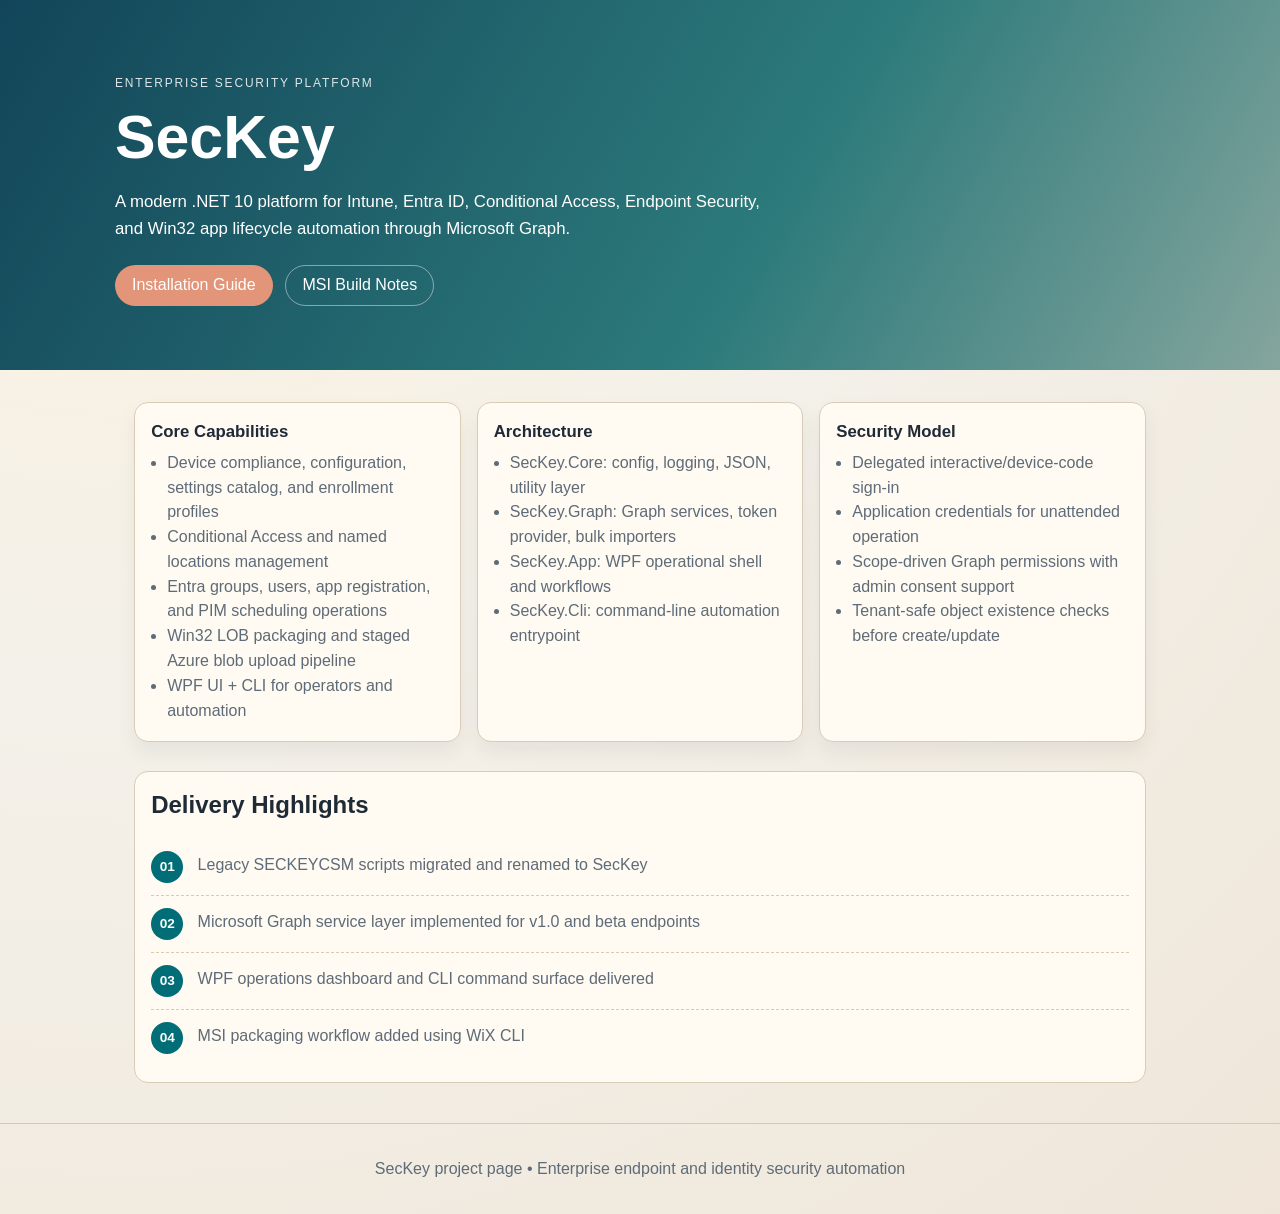
<file: project-page/index.html>
<!doctype html>
<html lang="en">
<head>
  <meta charset="utf-8" />
  <meta name="viewport" content="width=device-width, initial-scale=1" />
  <title>SecKey Project</title>
  <link rel="stylesheet" href="styles.css" />
</head>
<body>
  <header class="hero">
    <div class="hero-inner">
      <p class="eyebrow">Enterprise Security Platform</p>
      <h1>SecKey</h1>
      <p class="lead">A modern .NET 10 platform for Intune, Entra ID, Conditional Access, Endpoint Security, and Win32 app lifecycle automation through Microsoft Graph.</p>
      <div class="actions">
        <a class="btn primary" href="../docs/INSTALLATION.md">Installation Guide</a>
        <a class="btn" href="../installer/README.txt">MSI Build Notes</a>
      </div>
    </div>
  </header>

  <main>
    <section class="grid">
      <article class="card">
        <h2>Core Capabilities</h2>
        <ul>
          <li>Device compliance, configuration, settings catalog, and enrollment profiles</li>
          <li>Conditional Access and named locations management</li>
          <li>Entra groups, users, app registration, and PIM scheduling operations</li>
          <li>Win32 LOB packaging and staged Azure blob upload pipeline</li>
          <li>WPF UI + CLI for operators and automation</li>
        </ul>
      </article>
      <article class="card">
        <h2>Architecture</h2>
        <ul>
          <li>SecKey.Core: config, logging, JSON, utility layer</li>
          <li>SecKey.Graph: Graph services, token provider, bulk importers</li>
          <li>SecKey.App: WPF operational shell and workflows</li>
          <li>SecKey.Cli: command-line automation entrypoint</li>
        </ul>
      </article>
      <article class="card">
        <h2>Security Model</h2>
        <ul>
          <li>Delegated interactive/device-code sign-in</li>
          <li>Application credentials for unattended operation</li>
          <li>Scope-driven Graph permissions with admin consent support</li>
          <li>Tenant-safe object existence checks before create/update</li>
        </ul>
      </article>
    </section>

    <section class="timeline">
      <h2>Delivery Highlights</h2>
      <div class="row"><span>01</span><p>Legacy SECKEYCSM scripts migrated and renamed to SecKey</p></div>
      <div class="row"><span>02</span><p>Microsoft Graph service layer implemented for v1.0 and beta endpoints</p></div>
      <div class="row"><span>03</span><p>WPF operations dashboard and CLI command surface delivered</p></div>
      <div class="row"><span>04</span><p>MSI packaging workflow added using WiX CLI</p></div>
    </section>
  </main>

  <footer>
    <p>SecKey project page • Enterprise endpoint and identity security automation</p>
  </footer>
</body>
</html>
</file>
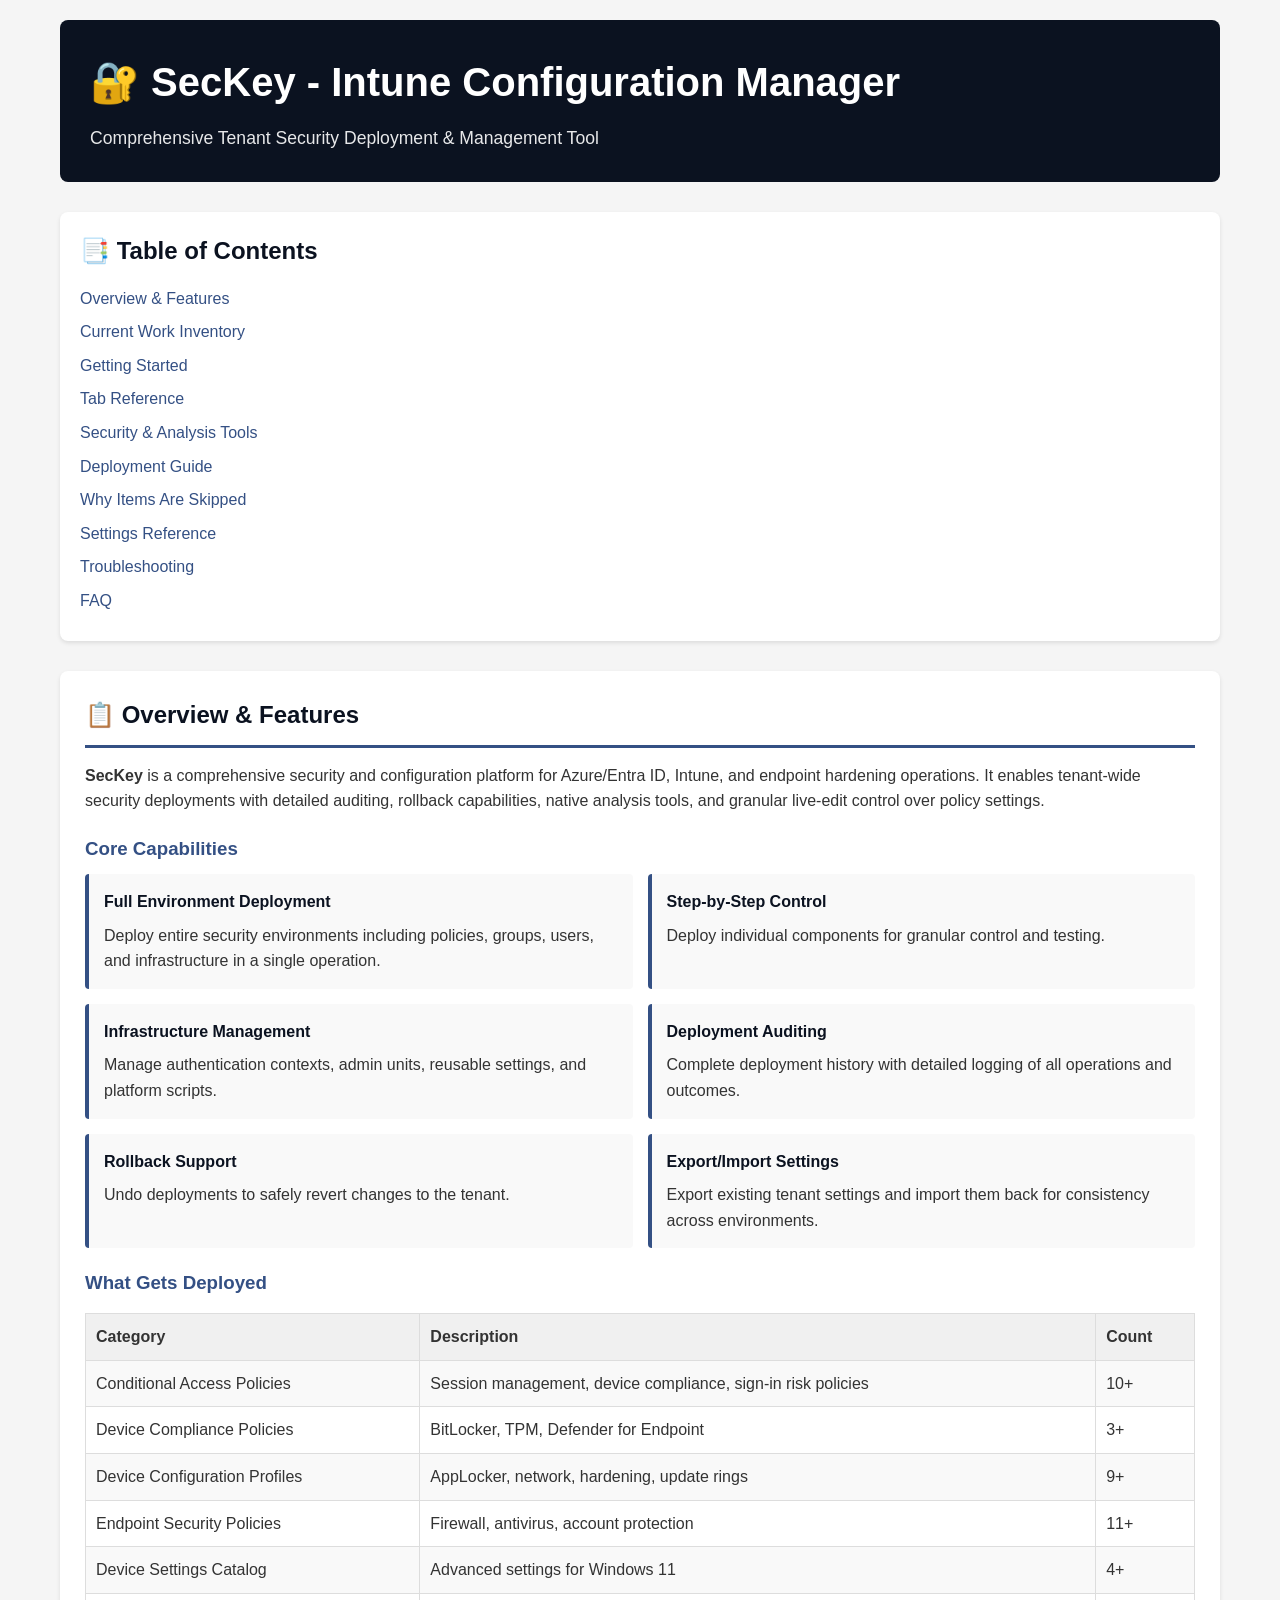
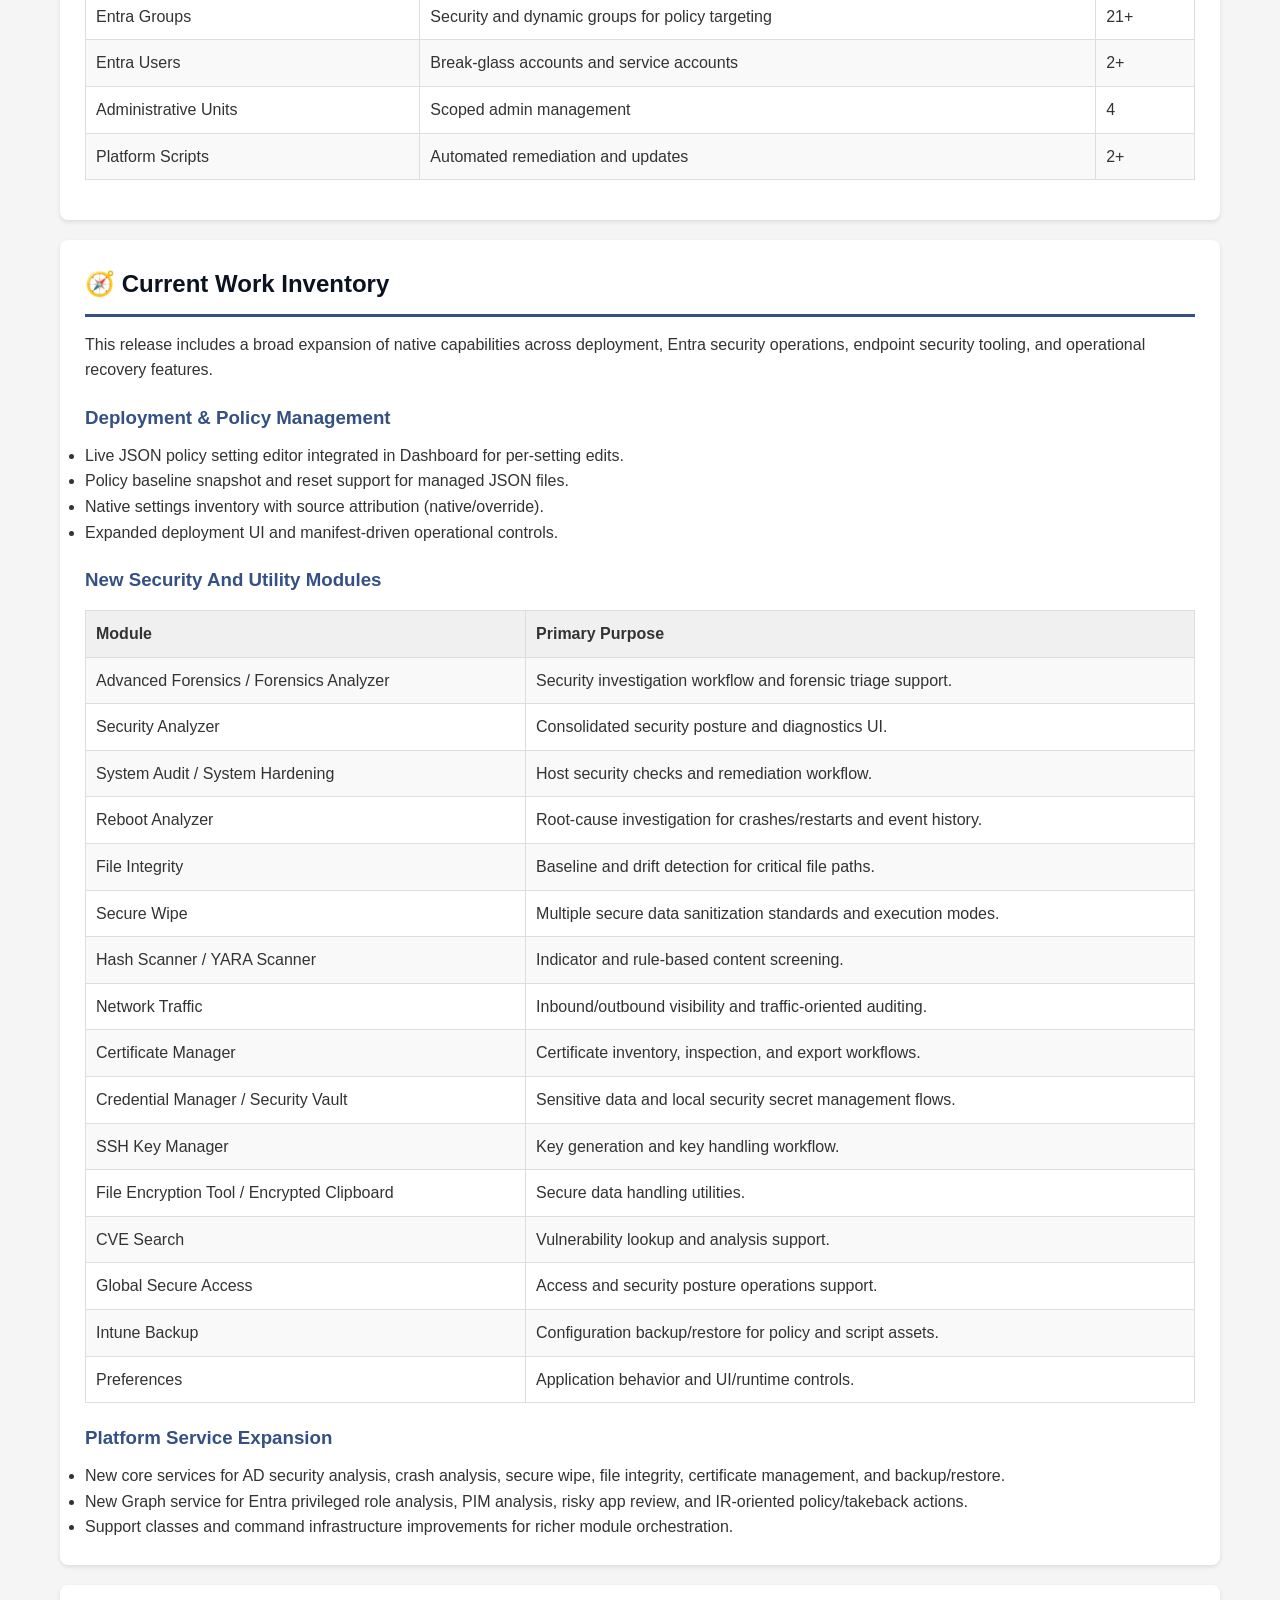
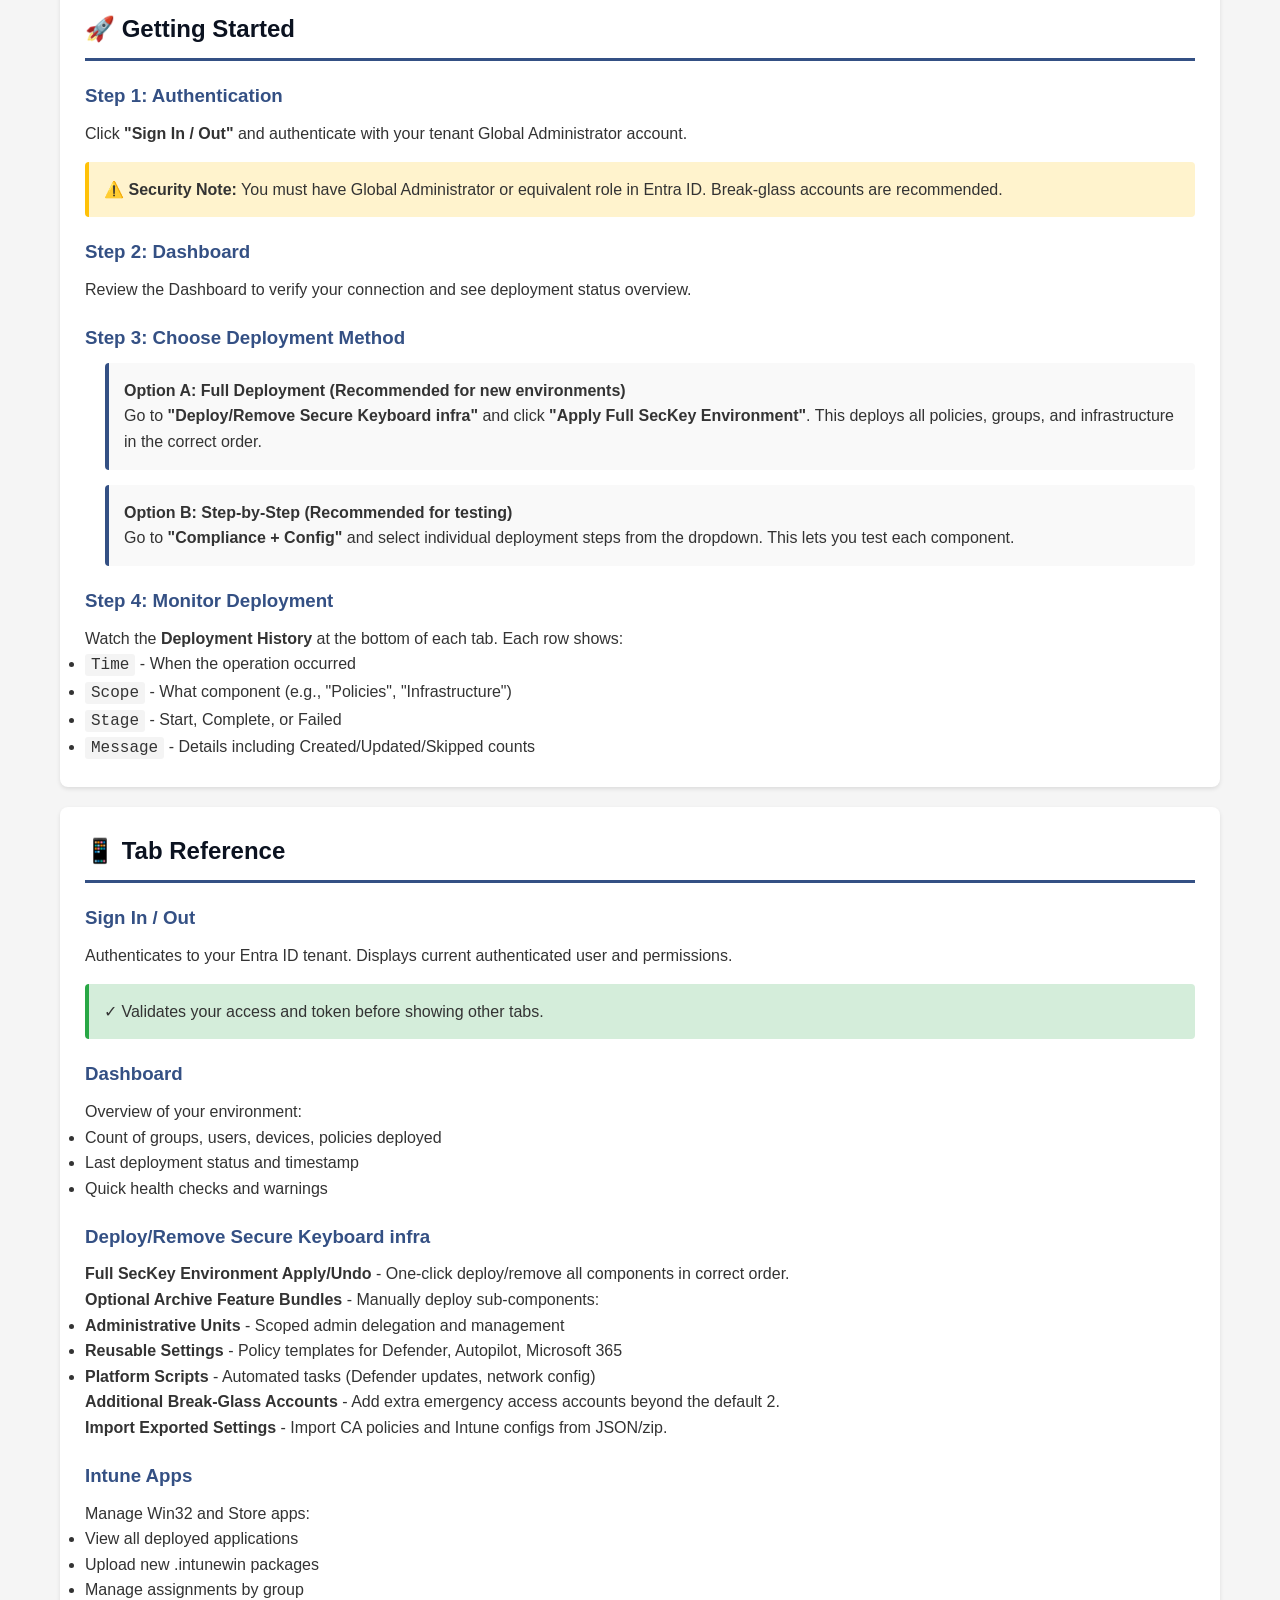
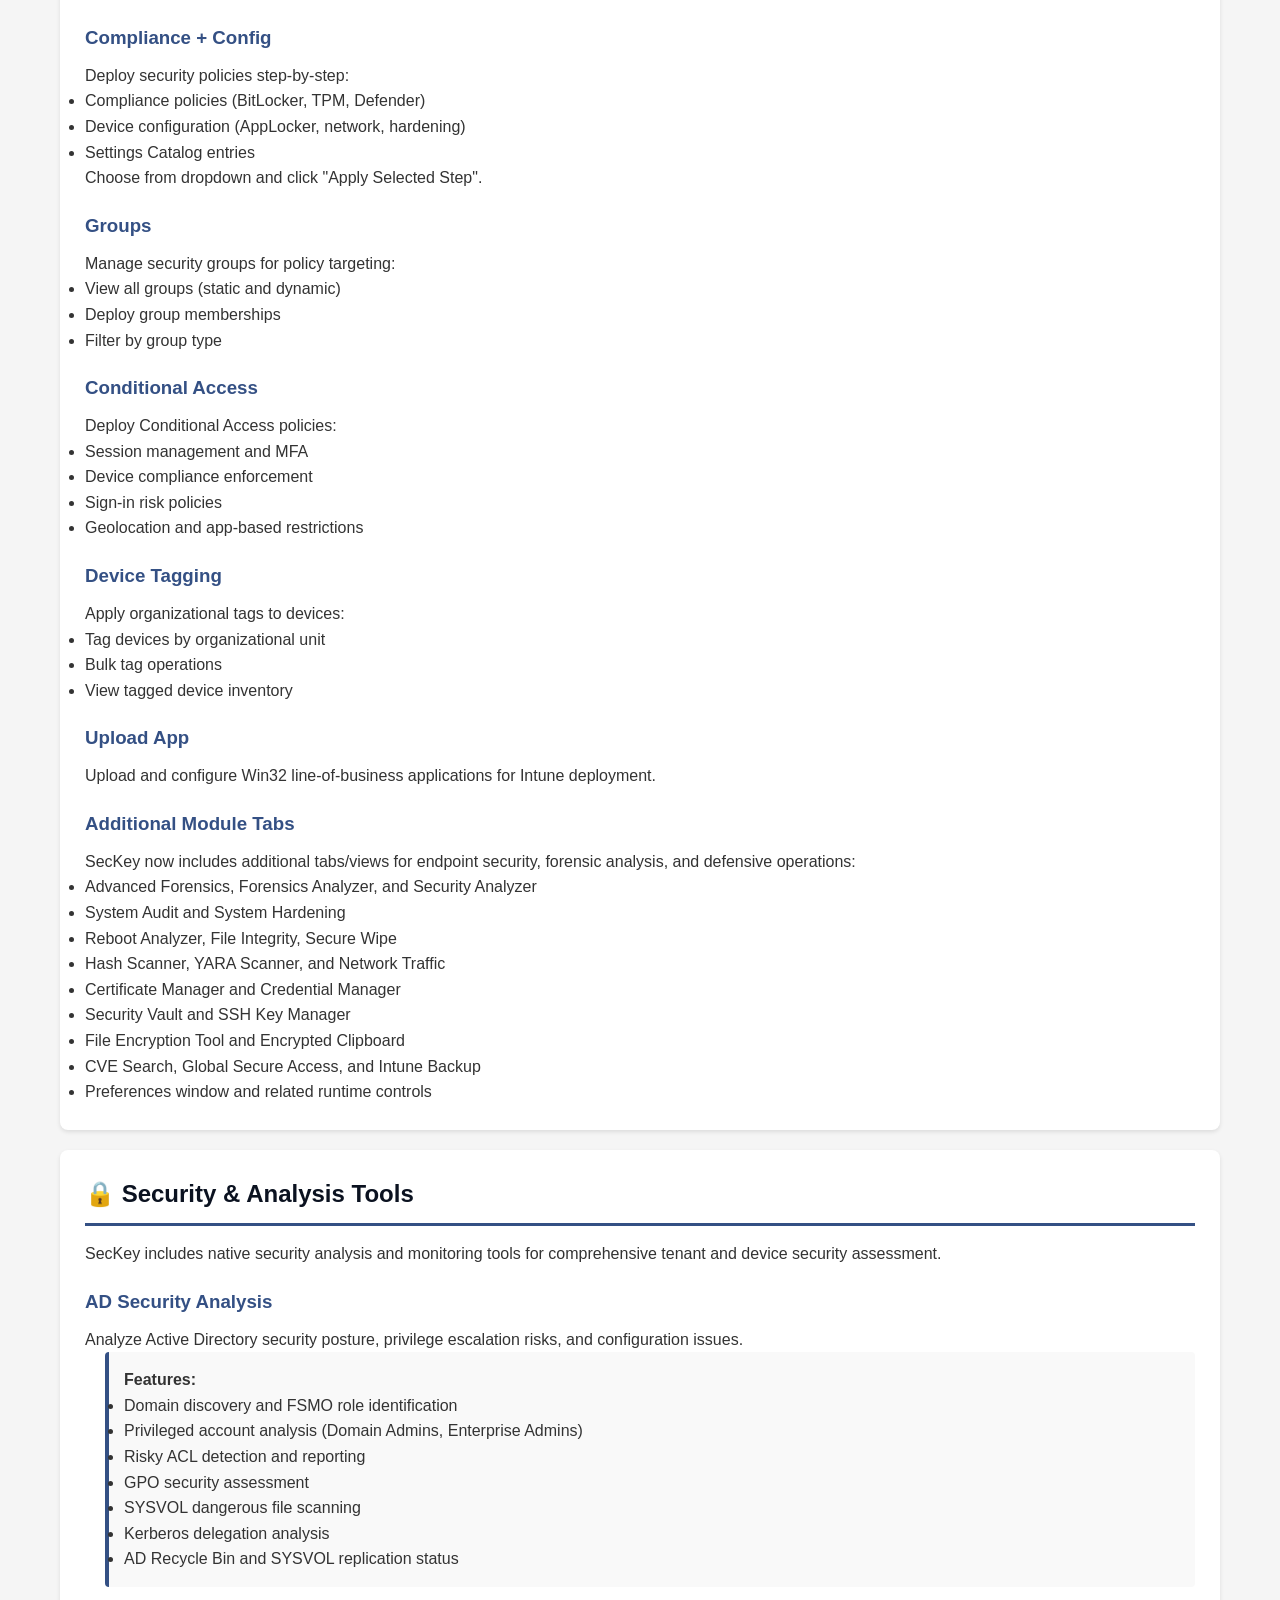
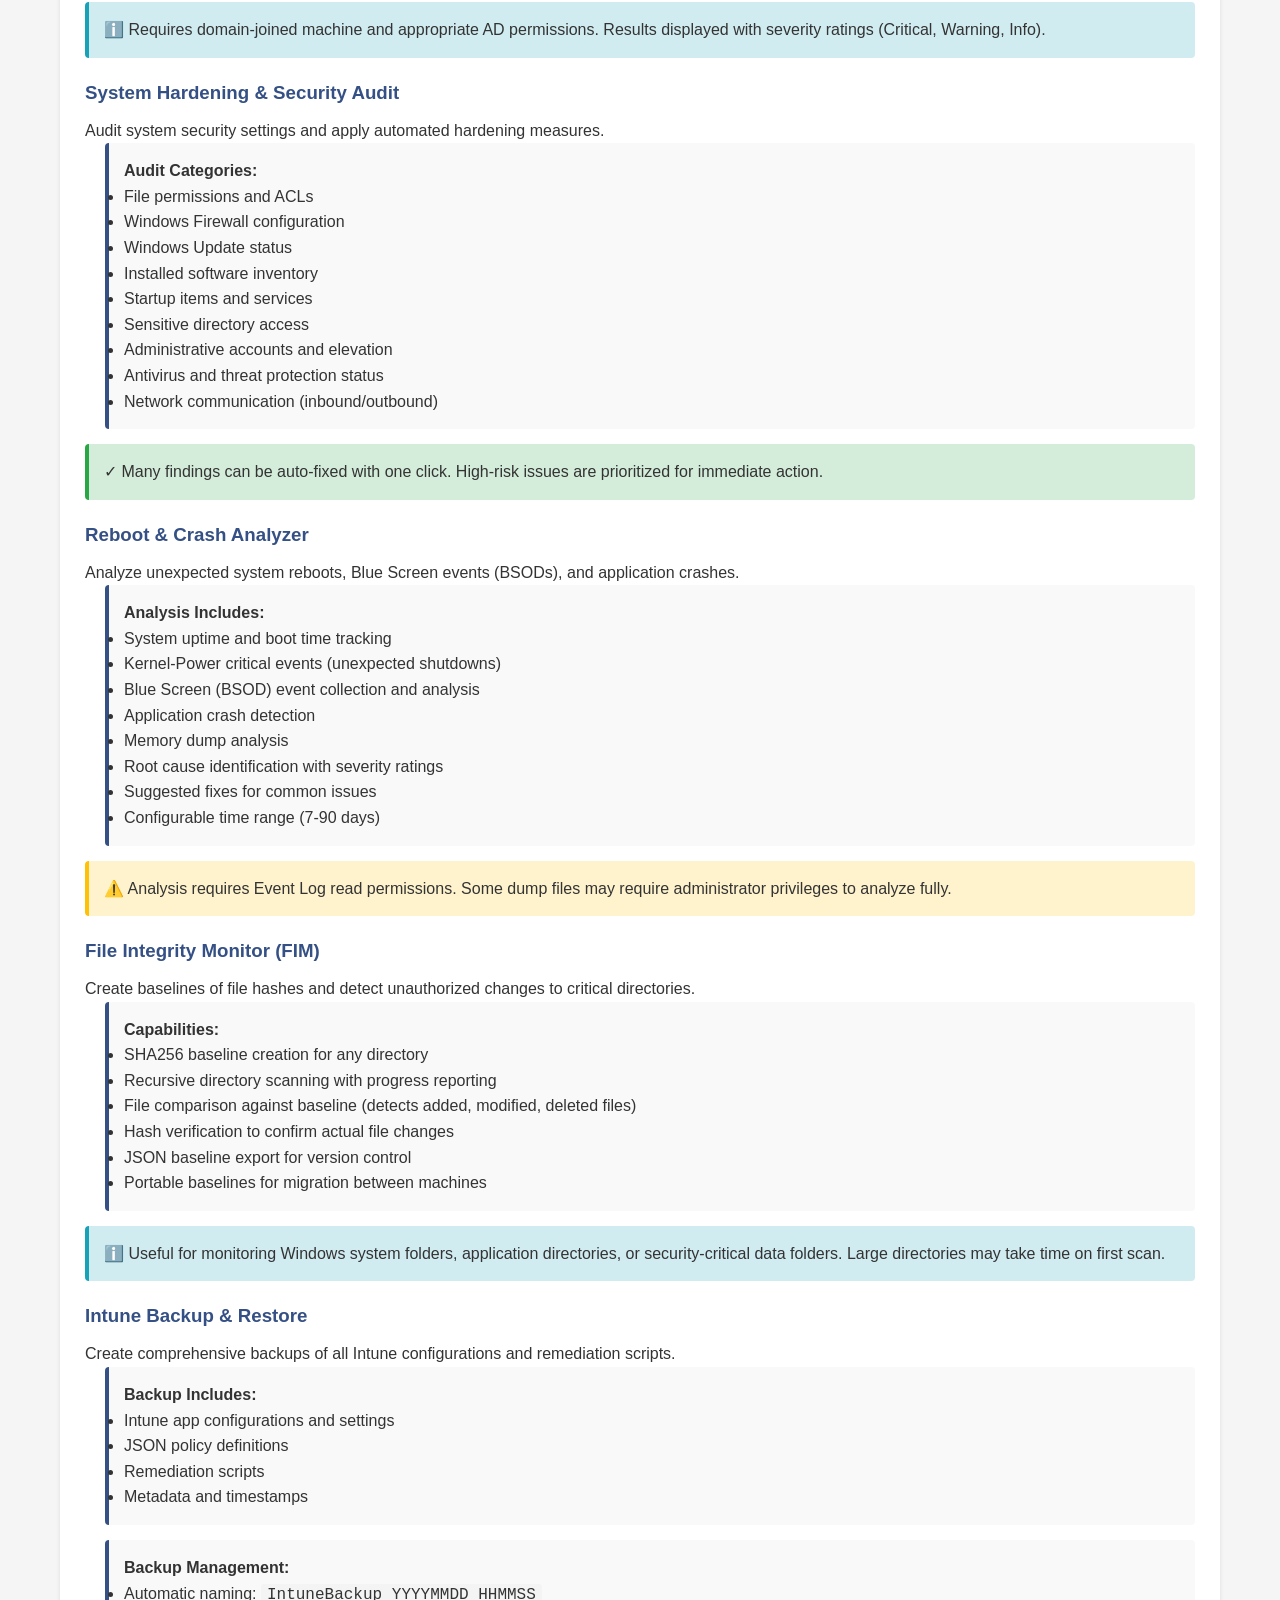
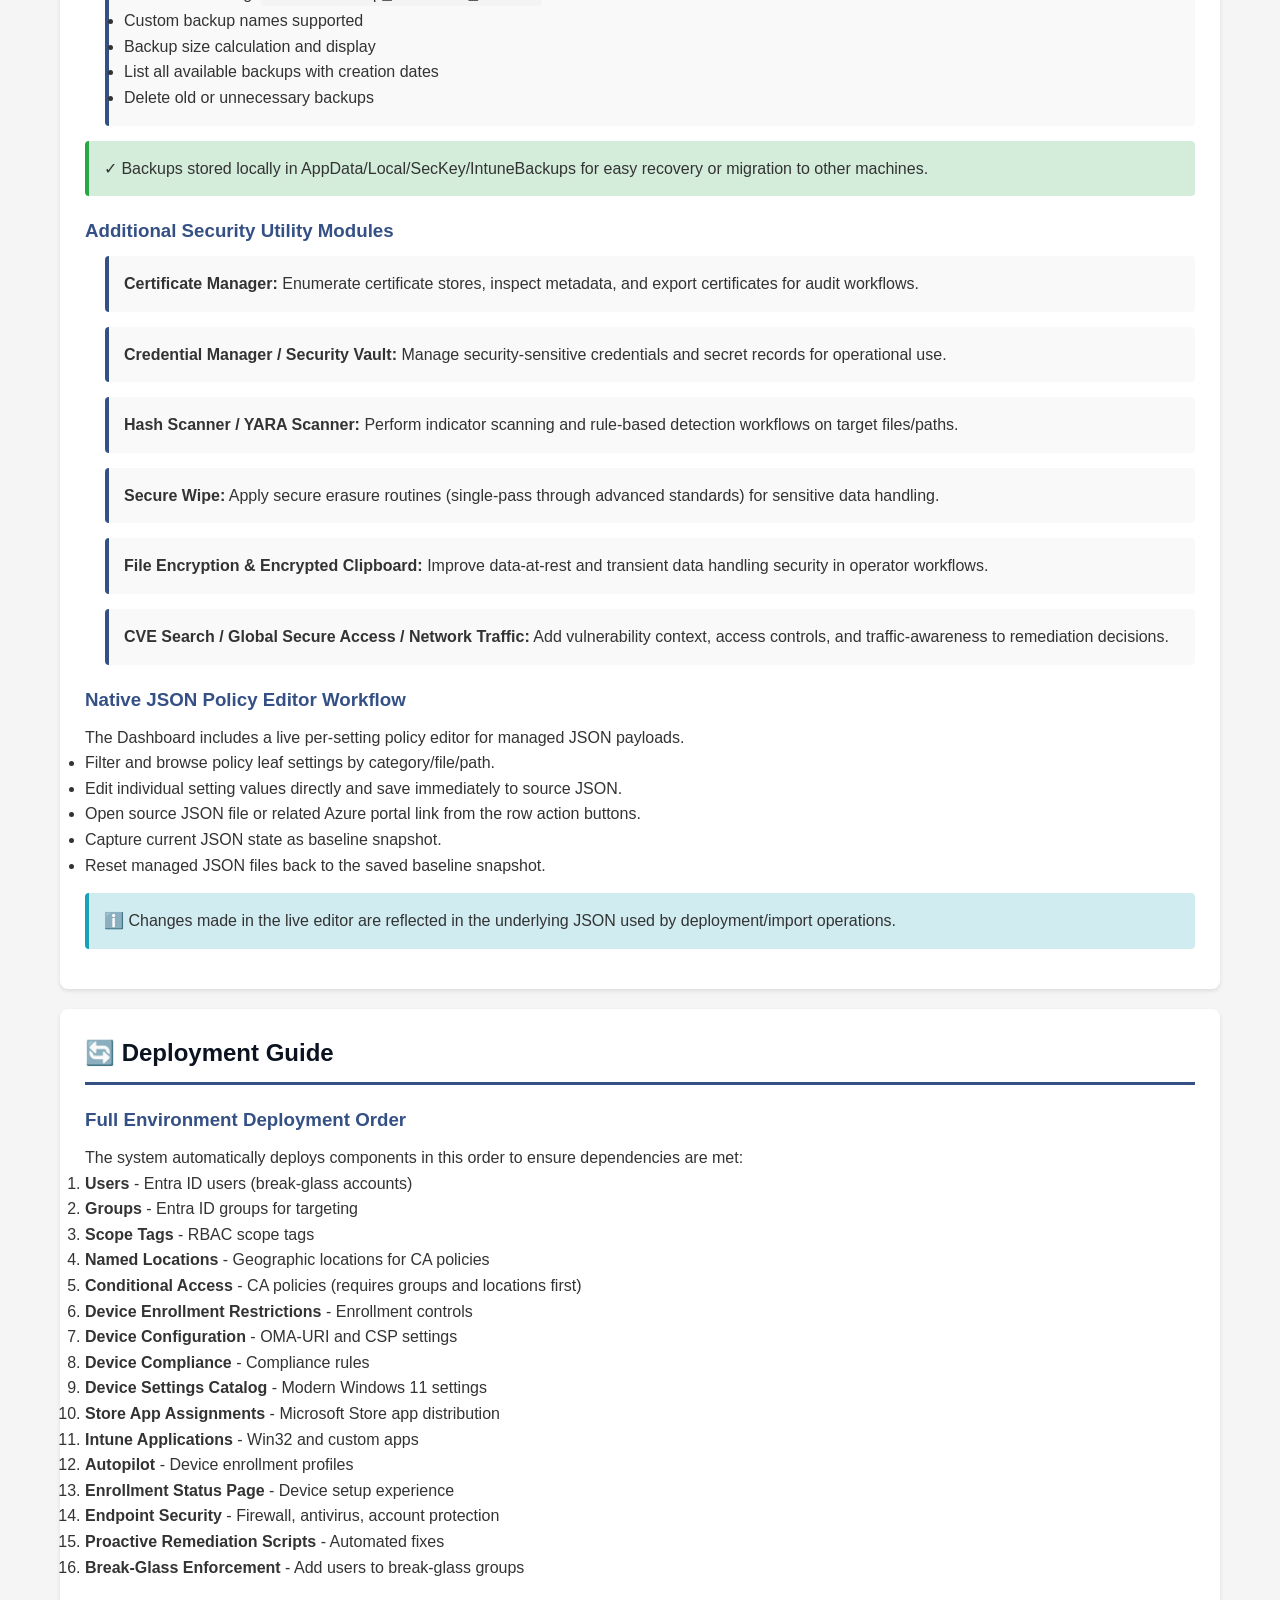
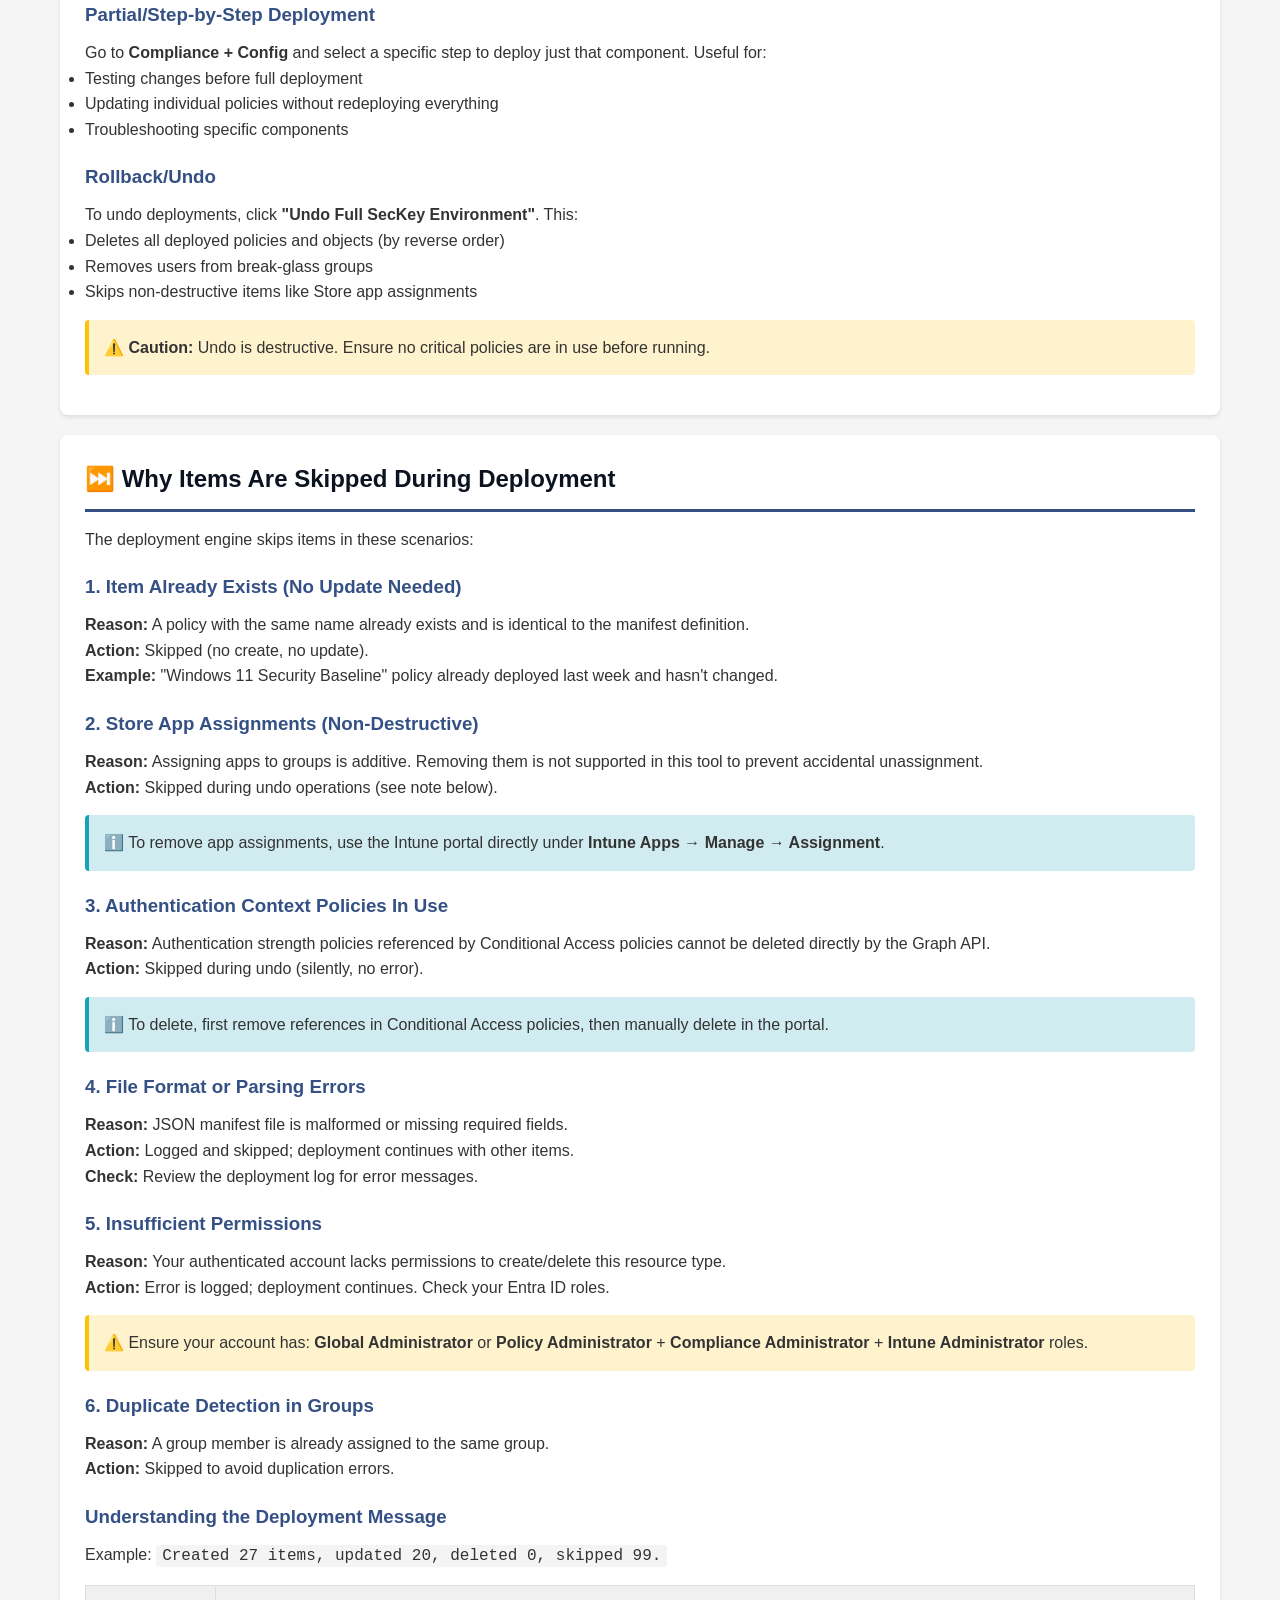
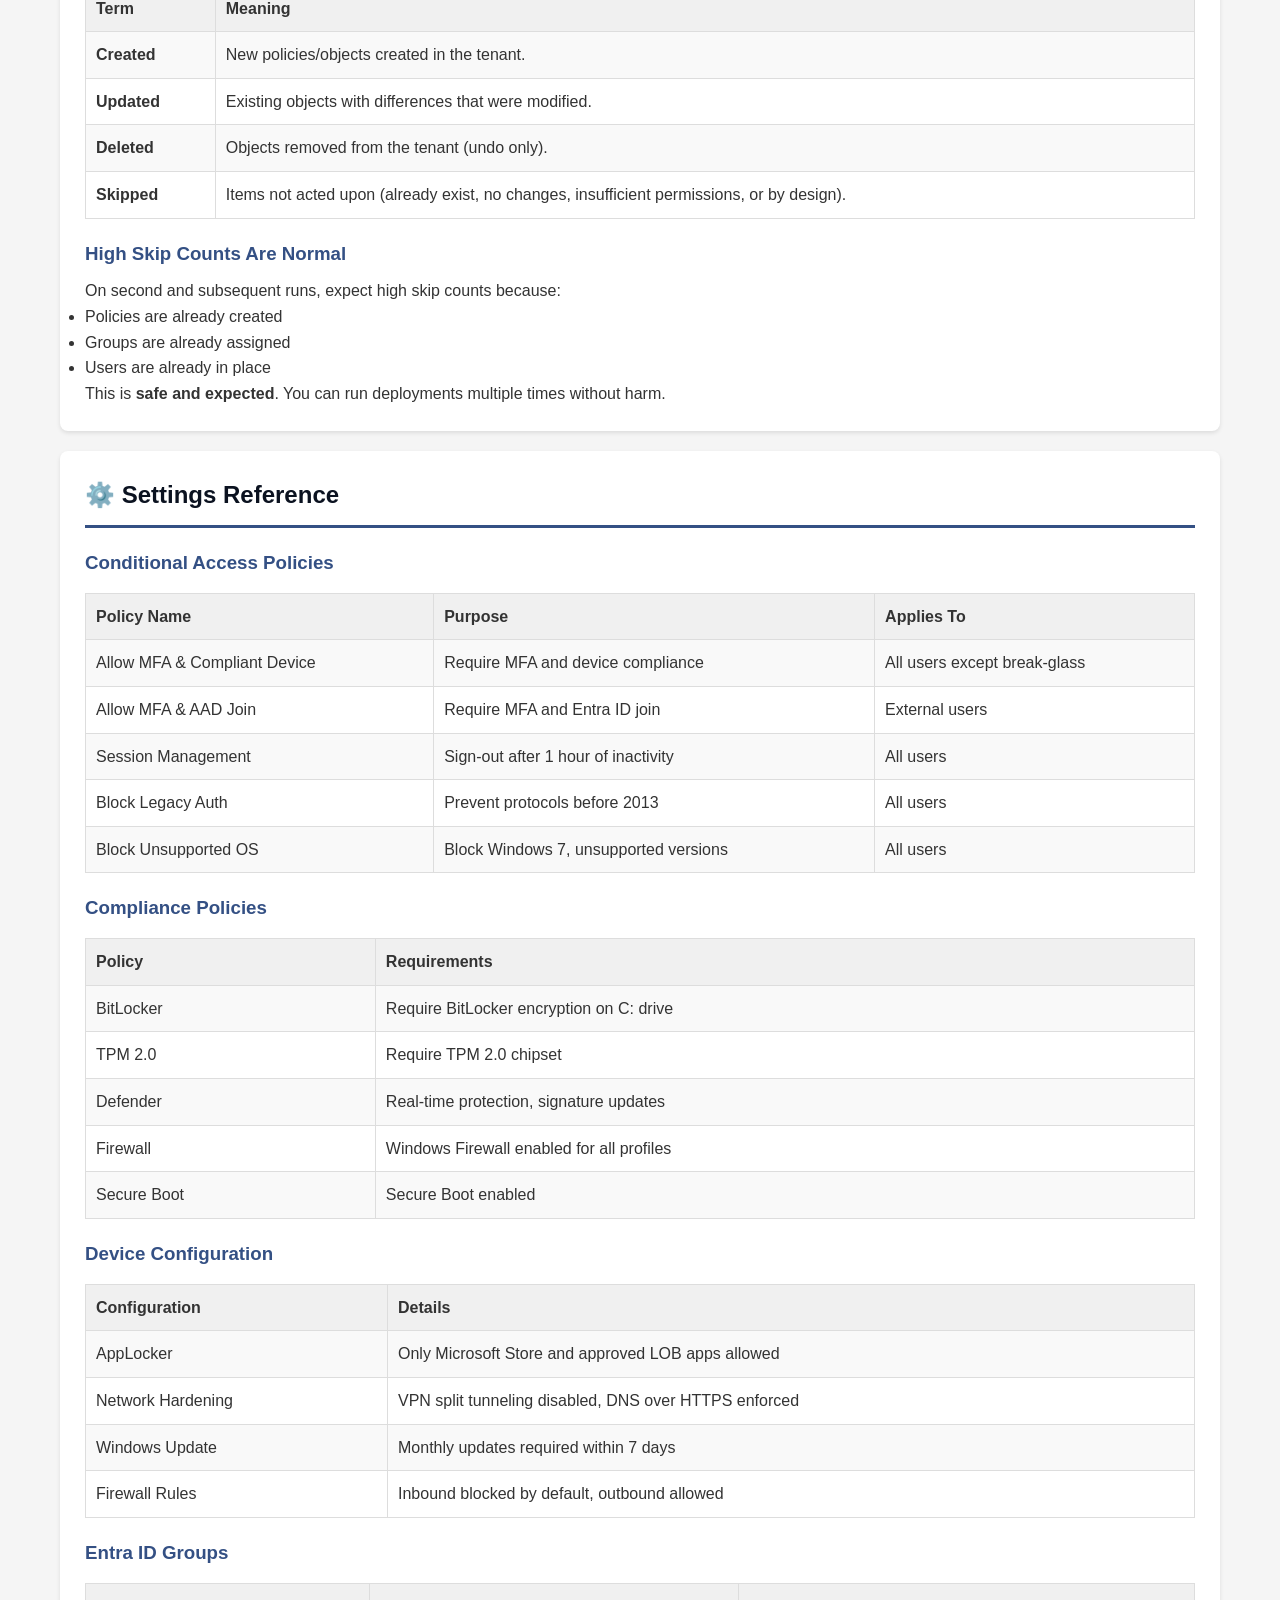
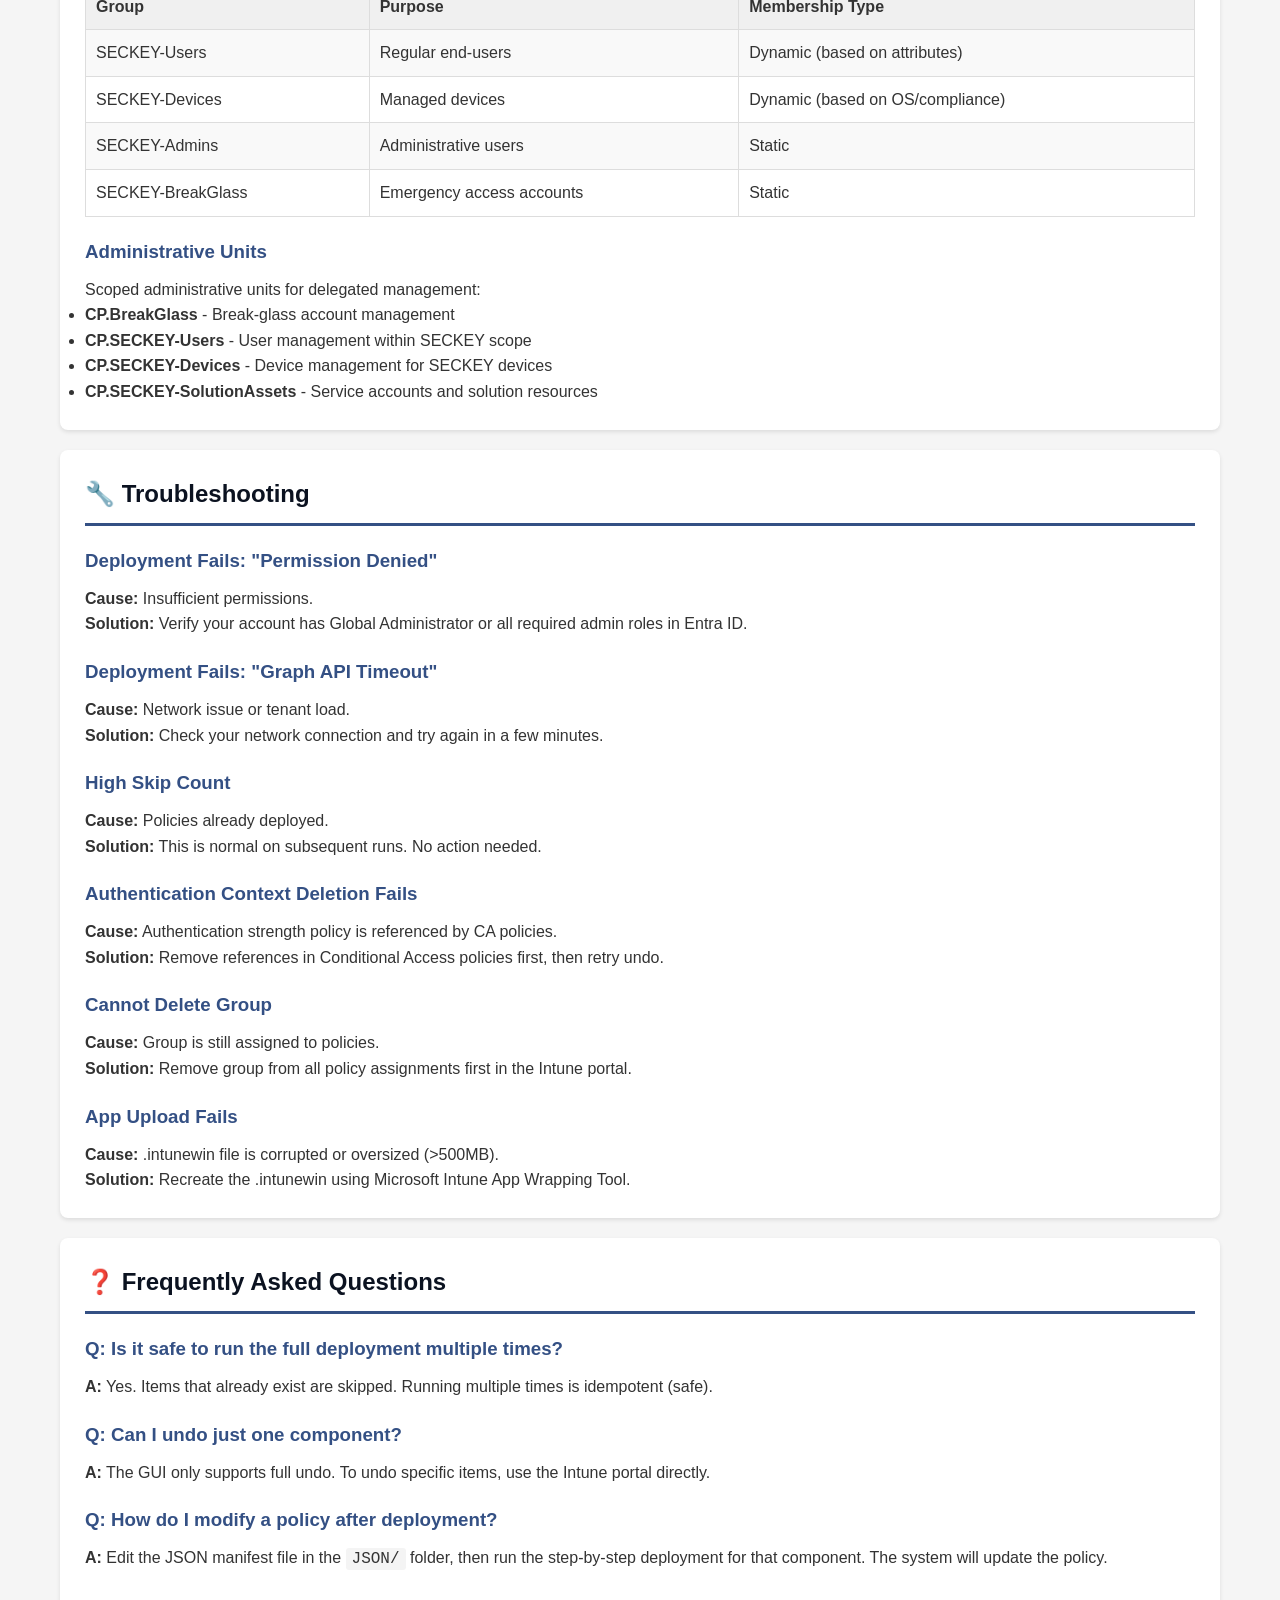
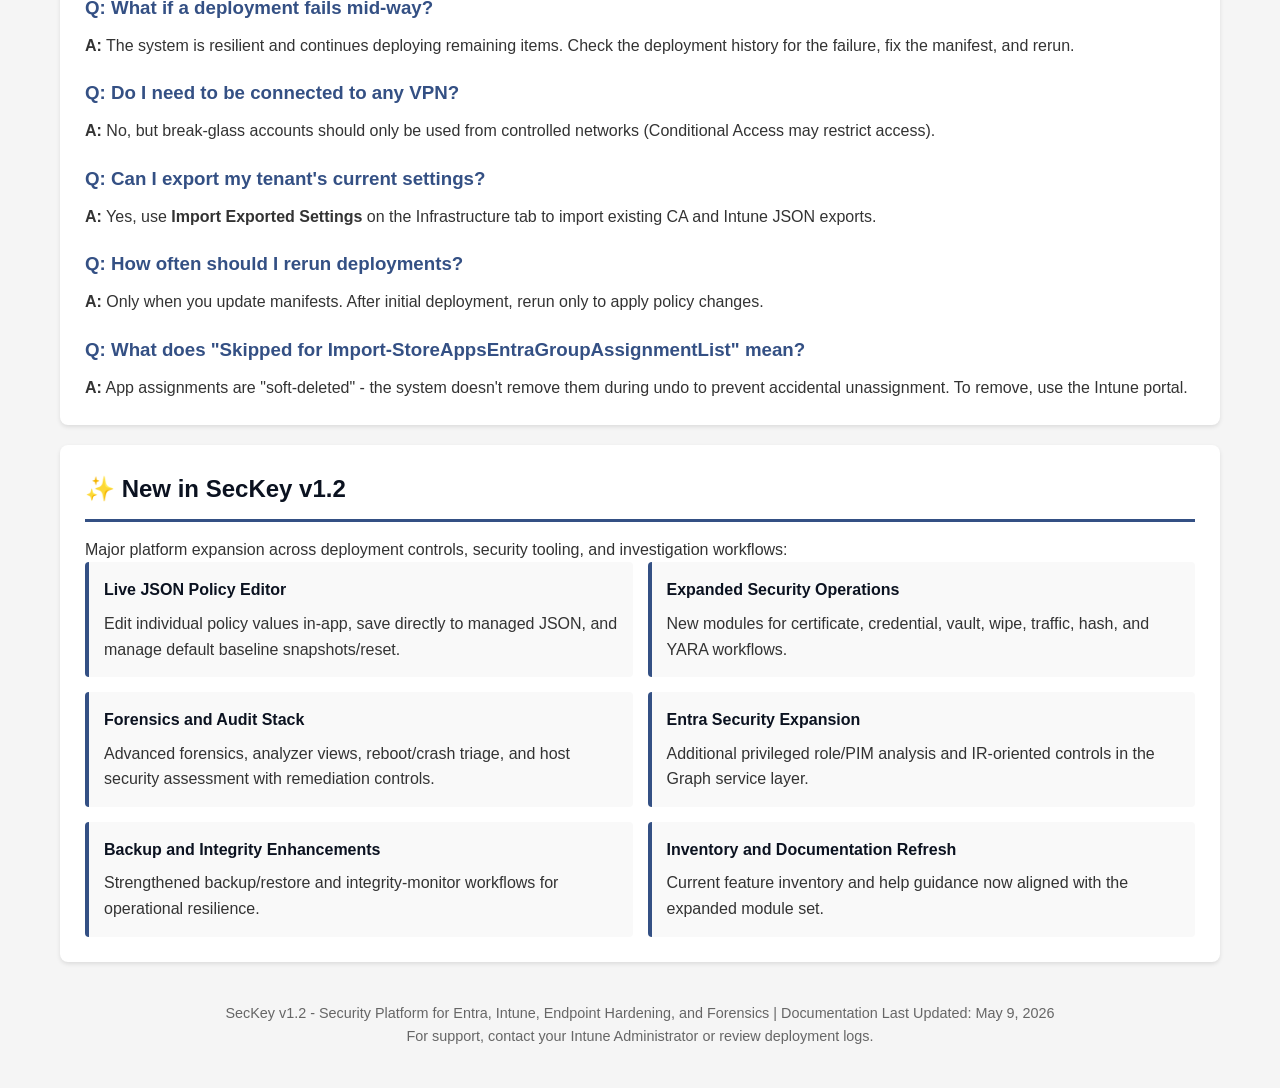
<file: SecKey-Help.html>
<!DOCTYPE html>
<html lang="en">
<head>
    <meta charset="UTF-8">
    <meta name="viewport" content="width=device-width, initial-scale=1.0">
    <title>SecKey - Security Platform - Help</title>
    <style>
        * { margin: 0; padding: 0; box-sizing: border-box; }
        body { font-family: 'Segoe UI', Tahoma, Geneva, Verdana, sans-serif; line-height: 1.6; color: #333; background: #f5f5f5; }
        .container { max-width: 1200px; margin: 0 auto; padding: 20px; }
        header { background: #0B1220; color: white; padding: 30px; border-radius: 8px; margin-bottom: 30px; }
        header h1 { font-size: 2.5em; margin-bottom: 10px; }
        header p { font-size: 1.1em; opacity: 0.9; }
        .toc { background: white; padding: 20px; border-radius: 8px; margin-bottom: 30px; box-shadow: 0 2px 4px rgba(0,0,0,0.1); }
        .toc h2 { color: #0B1220; margin-bottom: 15px; }
        .toc ul { list-style: none; }
        .toc li { margin: 8px 0; }
        .toc a { color: #345084; text-decoration: none; transition: color 0.3s; }
        .toc a:hover { color: #0B1220; text-decoration: underline; }
        section { background: white; padding: 25px; margin-bottom: 20px; border-radius: 8px; box-shadow: 0 2px 4px rgba(0,0,0,0.1); }
        section h2 { color: #0B1220; border-bottom: 3px solid #345084; padding-bottom: 10px; margin-bottom: 15px; }
        section h3 { color: #345084; margin-top: 20px; margin-bottom: 10px; }
        .tab { margin-left: 20px; padding: 15px; background: #f9f9f9; border-left: 4px solid #345084; margin-bottom: 15px; border-radius: 4px; }
        .warning { background: #fff3cd; border-left: 4px solid #ffc107; padding: 15px; margin: 15px 0; border-radius: 4px; }
        .info { background: #d1ecf1; border-left: 4px solid #17a2b8; padding: 15px; margin: 15px 0; border-radius: 4px; }
        .success { background: #d4edda; border-left: 4px solid #28a745; padding: 15px; margin: 15px 0; border-radius: 4px; }
        table { width: 100%; border-collapse: collapse; margin: 15px 0; }
        table th { background: #f0f0f0; padding: 10px; text-align: left; border: 1px solid #ddd; font-weight: bold; }
        table td { padding: 10px; border: 1px solid #ddd; }
        table tr:nth-child(even) { background: #f9f9f9; }
        code { background: #f4f4f4; padding: 2px 6px; border-radius: 3px; font-family: 'Courier New', monospace; }
        .feature-list { display: grid; grid-template-columns: 1fr 1fr; gap: 15px; }
        .feature-box { background: #f9f9f9; padding: 15px; border-radius: 4px; border-left: 4px solid #345084; }
        .feature-box h4 { color: #0B1220; margin-bottom: 8px; }
        footer { text-align: center; padding: 20px; color: #666; font-size: 0.9em; }
    </style>
</head>
<body>
    <div class="container">
        <header>
            <h1>🔐 SecKey - Intune Configuration Manager</h1>
            <p>Comprehensive Tenant Security Deployment & Management Tool</p>
        </header>

        <div class="toc">
            <h2>📑 Table of Contents</h2>
            <ul>
                <li><a href="#overview">Overview & Features</a></li>
                <li><a href="#work-inventory">Current Work Inventory</a></li>
                <li><a href="#getting-started">Getting Started</a></li>
                <li><a href="#tabs">Tab Reference</a></li>
                <li><a href="#security-analysis">Security & Analysis Tools</a></li>
                <li><a href="#deployment">Deployment Guide</a></li>
                <li><a href="#skip-logic">Why Items Are Skipped</a></li>
                <li><a href="#settings-reference">Settings Reference</a></li>
                <li><a href="#troubleshooting">Troubleshooting</a></li>
                <li><a href="#faq">FAQ</a></li>
            </ul>
        </div>

        <section id="overview">
            <h2>📋 Overview & Features</h2>
            <p><strong>SecKey</strong> is a comprehensive security and configuration platform for Azure/Entra ID, Intune, and endpoint hardening operations. It enables tenant-wide security deployments with detailed auditing, rollback capabilities, native analysis tools, and granular live-edit control over policy settings.</p>
            
            <h3>Core Capabilities</h3>
            <div class="feature-list">
                <div class="feature-box">
                    <h4>Full Environment Deployment</h4>
                    <p>Deploy entire security environments including policies, groups, users, and infrastructure in a single operation.</p>
                </div>
                <div class="feature-box">
                    <h4>Step-by-Step Control</h4>
                    <p>Deploy individual components for granular control and testing.</p>
                </div>
                <div class="feature-box">
                    <h4>Infrastructure Management</h4>
                    <p>Manage authentication contexts, admin units, reusable settings, and platform scripts.</p>
                </div>
                <div class="feature-box">
                    <h4>Deployment Auditing</h4>
                    <p>Complete deployment history with detailed logging of all operations and outcomes.</p>
                </div>
                <div class="feature-box">
                    <h4>Rollback Support</h4>
                    <p>Undo deployments to safely revert changes to the tenant.</p>
                </div>
                <div class="feature-box">
                    <h4>Export/Import Settings</h4>
                    <p>Export existing tenant settings and import them back for consistency across environments.</p>
                </div>
            </div>

            <h3>What Gets Deployed</h3>
            <table>
                <tr><th>Category</th><th>Description</th><th>Count</th></tr>
                <tr><td>Conditional Access Policies</td><td>Session management, device compliance, sign-in risk policies</td><td>10+</td></tr>
                <tr><td>Device Compliance Policies</td><td>BitLocker, TPM, Defender for Endpoint</td><td>3+</td></tr>
                <tr><td>Device Configuration Profiles</td><td>AppLocker, network, hardening, update rings</td><td>9+</td></tr>
                <tr><td>Endpoint Security Policies</td><td>Firewall, antivirus, account protection</td><td>11+</td></tr>
                <tr><td>Device Settings Catalog</td><td>Advanced settings for Windows 11</td><td>4+</td></tr>
                <tr><td>Entra Groups</td><td>Security and dynamic groups for policy targeting</td><td>21+</td></tr>
                <tr><td>Entra Users</td><td>Break-glass accounts and service accounts</td><td>2+</td></tr>
                <tr><td>Administrative Units</td><td>Scoped admin management</td><td>4</td></tr>
                <tr><td>Platform Scripts</td><td>Automated remediation and updates</td><td>2+</td></tr>
            </table>
        </section>

        <section id="work-inventory">
            <h2>🧭 Current Work Inventory</h2>
            <p>This release includes a broad expansion of native capabilities across deployment, Entra security operations, endpoint security tooling, and operational recovery features.</p>

            <h3>Deployment & Policy Management</h3>
            <ul>
                <li>Live JSON policy setting editor integrated in Dashboard for per-setting edits.</li>
                <li>Policy baseline snapshot and reset support for managed JSON files.</li>
                <li>Native settings inventory with source attribution (native/override).</li>
                <li>Expanded deployment UI and manifest-driven operational controls.</li>
            </ul>

            <h3>New Security And Utility Modules</h3>
            <table>
                <tr><th>Module</th><th>Primary Purpose</th></tr>
                <tr><td>Advanced Forensics / Forensics Analyzer</td><td>Security investigation workflow and forensic triage support.</td></tr>
                <tr><td>Security Analyzer</td><td>Consolidated security posture and diagnostics UI.</td></tr>
                <tr><td>System Audit / System Hardening</td><td>Host security checks and remediation workflow.</td></tr>
                <tr><td>Reboot Analyzer</td><td>Root-cause investigation for crashes/restarts and event history.</td></tr>
                <tr><td>File Integrity</td><td>Baseline and drift detection for critical file paths.</td></tr>
                <tr><td>Secure Wipe</td><td>Multiple secure data sanitization standards and execution modes.</td></tr>
                <tr><td>Hash Scanner / YARA Scanner</td><td>Indicator and rule-based content screening.</td></tr>
                <tr><td>Network Traffic</td><td>Inbound/outbound visibility and traffic-oriented auditing.</td></tr>
                <tr><td>Certificate Manager</td><td>Certificate inventory, inspection, and export workflows.</td></tr>
                <tr><td>Credential Manager / Security Vault</td><td>Sensitive data and local security secret management flows.</td></tr>
                <tr><td>SSH Key Manager</td><td>Key generation and key handling workflow.</td></tr>
                <tr><td>File Encryption Tool / Encrypted Clipboard</td><td>Secure data handling utilities.</td></tr>
                <tr><td>CVE Search</td><td>Vulnerability lookup and analysis support.</td></tr>
                <tr><td>Global Secure Access</td><td>Access and security posture operations support.</td></tr>
                <tr><td>Intune Backup</td><td>Configuration backup/restore for policy and script assets.</td></tr>
                <tr><td>Preferences</td><td>Application behavior and UI/runtime controls.</td></tr>
            </table>

            <h3>Platform Service Expansion</h3>
            <ul>
                <li>New core services for AD security analysis, crash analysis, secure wipe, file integrity, certificate management, and backup/restore.</li>
                <li>New Graph service for Entra privileged role analysis, PIM analysis, risky app review, and IR-oriented policy/takeback actions.</li>
                <li>Support classes and command infrastructure improvements for richer module orchestration.</li>
            </ul>
        </section>

        <section id="getting-started">
            <h2>🚀 Getting Started</h2>
            
            <h3>Step 1: Authentication</h3>
            <p>Click <strong>"Sign In / Out"</strong> and authenticate with your tenant Global Administrator account.</p>
            <div class="warning">⚠️ <strong>Security Note:</strong> You must have Global Administrator or equivalent role in Entra ID. Break-glass accounts are recommended.</div>

            <h3>Step 2: Dashboard</h3>
            <p>Review the Dashboard to verify your connection and see deployment status overview.</p>

            <h3>Step 3: Choose Deployment Method</h3>
            <div class="tab">
                <strong>Option A: Full Deployment (Recommended for new environments)</strong><br>
                Go to <strong>"Deploy/Remove Secure Keyboard infra"</strong> and click <strong>"Apply Full SecKey Environment"</strong>. This deploys all policies, groups, and infrastructure in the correct order.
            </div>
            <div class="tab">
                <strong>Option B: Step-by-Step (Recommended for testing)</strong><br>
                Go to <strong>"Compliance + Config"</strong> and select individual deployment steps from the dropdown. This lets you test each component.
            </div>

            <h3>Step 4: Monitor Deployment</h3>
            <p>Watch the <strong>Deployment History</strong> at the bottom of each tab. Each row shows:</p>
            <ul>
                <li><code>Time</code> - When the operation occurred</li>
                <li><code>Scope</code> - What component (e.g., "Policies", "Infrastructure")</li>
                <li><code>Stage</code> - Start, Complete, or Failed</li>
                <li><code>Message</code> - Details including Created/Updated/Skipped counts</li>
            </ul>
        </section>

        <section id="tabs">
            <h2>📱 Tab Reference</h2>

            <h3>Sign In / Out</h3>
            <p>Authenticates to your Entra ID tenant. Displays current authenticated user and permissions.</p>
            <div class="success">✓ Validates your access and token before showing other tabs.</div>

            <h3>Dashboard</h3>
            <p>Overview of your environment:</p>
            <ul>
                <li>Count of groups, users, devices, policies deployed</li>
                <li>Last deployment status and timestamp</li>
                <li>Quick health checks and warnings</li>
            </ul>

            <h3>Deploy/Remove Secure Keyboard infra</h3>
            <p><strong>Full SecKey Environment Apply/Undo</strong> - One-click deploy/remove all components in correct order.</p>
            <p><strong>Optional Archive Feature Bundles</strong> - Manually deploy sub-components:</p>
            <ul>
                <li><strong>Administrative Units</strong> - Scoped admin delegation and management</li>
                <li><strong>Reusable Settings</strong> - Policy templates for Defender, Autopilot, Microsoft 365</li>
                <li><strong>Platform Scripts</strong> - Automated tasks (Defender updates, network config)</li>
            </ul>
            <p><strong>Additional Break-Glass Accounts</strong> - Add extra emergency access accounts beyond the default 2.</p>
            <p><strong>Import Exported Settings</strong> - Import CA policies and Intune configs from JSON/zip.</p>

            <h3>Intune Apps</h3>
            <p>Manage Win32 and Store apps:</p>
            <ul>
                <li>View all deployed applications</li>
                <li>Upload new .intunewin packages</li>
                <li>Manage assignments by group</li>
            </ul>

            <h3>Compliance + Config</h3>
            <p>Deploy security policies step-by-step:</p>
            <ul>
                <li>Compliance policies (BitLocker, TPM, Defender)</li>
                <li>Device configuration (AppLocker, network, hardening)</li>
                <li>Settings Catalog entries</li>
            </ul>
            <p>Choose from dropdown and click "Apply Selected Step".</p>

            <h3>Groups</h3>
            <p>Manage security groups for policy targeting:</p>
            <ul>
                <li>View all groups (static and dynamic)</li>
                <li>Deploy group memberships</li>
                <li>Filter by group type</li>
            </ul>

            <h3>Conditional Access</h3>
            <p>Deploy Conditional Access policies:</p>
            <ul>
                <li>Session management and MFA</li>
                <li>Device compliance enforcement</li>
                <li>Sign-in risk policies</li>
                <li>Geolocation and app-based restrictions</li>
            </ul>

            <h3>Device Tagging</h3>
            <p>Apply organizational tags to devices:</p>
            <ul>
                <li>Tag devices by organizational unit</li>
                <li>Bulk tag operations</li>
                <li>View tagged device inventory</li>
            </ul>

            <h3>Upload App</h3>
            <p>Upload and configure Win32 line-of-business applications for Intune deployment.</p>

            <h3>Additional Module Tabs</h3>
            <p>SecKey now includes additional tabs/views for endpoint security, forensic analysis, and defensive operations:</p>
            <ul>
                <li>Advanced Forensics, Forensics Analyzer, and Security Analyzer</li>
                <li>System Audit and System Hardening</li>
                <li>Reboot Analyzer, File Integrity, Secure Wipe</li>
                <li>Hash Scanner, YARA Scanner, and Network Traffic</li>
                <li>Certificate Manager and Credential Manager</li>
                <li>Security Vault and SSH Key Manager</li>
                <li>File Encryption Tool and Encrypted Clipboard</li>
                <li>CVE Search, Global Secure Access, and Intune Backup</li>
                <li>Preferences window and related runtime controls</li>
            </ul>
        </section>

        <section id="security-analysis">
            <h2>🔒 Security & Analysis Tools</h2>
            <p>SecKey includes native security analysis and monitoring tools for comprehensive tenant and device security assessment.</p>

            <h3>AD Security Analysis</h3>
            <p>Analyze Active Directory security posture, privilege escalation risks, and configuration issues.</p>
            <div class="tab">
                <strong>Features:</strong>
                <ul>
                    <li>Domain discovery and FSMO role identification</li>
                    <li>Privileged account analysis (Domain Admins, Enterprise Admins)</li>
                    <li>Risky ACL detection and reporting</li>
                    <li>GPO security assessment</li>
                    <li>SYSVOL dangerous file scanning</li>
                    <li>Kerberos delegation analysis</li>
                    <li>AD Recycle Bin and SYSVOL replication status</li>
                </ul>
            </div>
            <div class="info">ℹ️ Requires domain-joined machine and appropriate AD permissions. Results displayed with severity ratings (Critical, Warning, Info).</div>

            <h3>System Hardening & Security Audit</h3>
            <p>Audit system security settings and apply automated hardening measures.</p>
            <div class="tab">
                <strong>Audit Categories:</strong>
                <ul>
                    <li>File permissions and ACLs</li>
                    <li>Windows Firewall configuration</li>
                    <li>Windows Update status</li>
                    <li>Installed software inventory</li>
                    <li>Startup items and services</li>
                    <li>Sensitive directory access</li>
                    <li>Administrative accounts and elevation</li>
                    <li>Antivirus and threat protection status</li>
                    <li>Network communication (inbound/outbound)</li>
                </ul>
            </div>
            <div class="success">✓ Many findings can be auto-fixed with one click. High-risk issues are prioritized for immediate action.</div>

            <h3>Reboot & Crash Analyzer</h3>
            <p>Analyze unexpected system reboots, Blue Screen events (BSODs), and application crashes.</p>
            <div class="tab">
                <strong>Analysis Includes:</strong>
                <ul>
                    <li>System uptime and boot time tracking</li>
                    <li>Kernel-Power critical events (unexpected shutdowns)</li>
                    <li>Blue Screen (BSOD) event collection and analysis</li>
                    <li>Application crash detection</li>
                    <li>Memory dump analysis</li>
                    <li>Root cause identification with severity ratings</li>
                    <li>Suggested fixes for common issues</li>
                    <li>Configurable time range (7-90 days)</li>
                </ul>
            </div>
            <div class="warning">⚠️ Analysis requires Event Log read permissions. Some dump files may require administrator privileges to analyze fully.</div>

            <h3>File Integrity Monitor (FIM)</h3>
            <p>Create baselines of file hashes and detect unauthorized changes to critical directories.</p>
            <div class="tab">
                <strong>Capabilities:</strong>
                <ul>
                    <li>SHA256 baseline creation for any directory</li>
                    <li>Recursive directory scanning with progress reporting</li>
                    <li>File comparison against baseline (detects added, modified, deleted files)</li>
                    <li>Hash verification to confirm actual file changes</li>
                    <li>JSON baseline export for version control</li>
                    <li>Portable baselines for migration between machines</li>
                </ul>
            </div>
            <div class="info">ℹ️ Useful for monitoring Windows system folders, application directories, or security-critical data folders. Large directories may take time on first scan.</div>

            <h3>Intune Backup & Restore</h3>
            <p>Create comprehensive backups of all Intune configurations and remediation scripts.</p>
            <div class="tab">
                <strong>Backup Includes:</strong>
                <ul>
                    <li>Intune app configurations and settings</li>
                    <li>JSON policy definitions</li>
                    <li>Remediation scripts</li>
                    <li>Metadata and timestamps</li>
                </ul>
            </div>
            <div class="tab">
                <strong>Backup Management:</strong>
                <ul>
                    <li>Automatic naming: <code>IntuneBackup_YYYYMMDD_HHMMSS</code></li>
                    <li>Custom backup names supported</li>
                    <li>Backup size calculation and display</li>
                    <li>List all available backups with creation dates</li>
                    <li>Delete old or unnecessary backups</li>
                </ul>
            </div>
            <div class="success">✓ Backups stored locally in AppData/Local/SecKey/IntuneBackups for easy recovery or migration to other machines.</div>

            <h3>Additional Security Utility Modules</h3>
            <div class="tab">
                <strong>Certificate Manager:</strong> Enumerate certificate stores, inspect metadata, and export certificates for audit workflows.
            </div>
            <div class="tab">
                <strong>Credential Manager / Security Vault:</strong> Manage security-sensitive credentials and secret records for operational use.
            </div>
            <div class="tab">
                <strong>Hash Scanner / YARA Scanner:</strong> Perform indicator scanning and rule-based detection workflows on target files/paths.
            </div>
            <div class="tab">
                <strong>Secure Wipe:</strong> Apply secure erasure routines (single-pass through advanced standards) for sensitive data handling.
            </div>
            <div class="tab">
                <strong>File Encryption & Encrypted Clipboard:</strong> Improve data-at-rest and transient data handling security in operator workflows.
            </div>
            <div class="tab">
                <strong>CVE Search / Global Secure Access / Network Traffic:</strong> Add vulnerability context, access controls, and traffic-awareness to remediation decisions.
            </div>

            <h3>Native JSON Policy Editor Workflow</h3>
            <p>The Dashboard includes a live per-setting policy editor for managed JSON payloads.</p>
            <ul>
                <li>Filter and browse policy leaf settings by category/file/path.</li>
                <li>Edit individual setting values directly and save immediately to source JSON.</li>
                <li>Open source JSON file or related Azure portal link from the row action buttons.</li>
                <li>Capture current JSON state as baseline snapshot.</li>
                <li>Reset managed JSON files back to the saved baseline snapshot.</li>
            </ul>
            <div class="info">ℹ️ Changes made in the live editor are reflected in the underlying JSON used by deployment/import operations.</div>
        </section>

        <section id="deployment">
            <h2>🔄 Deployment Guide</h2>

            <h3>Full Environment Deployment Order</h3>
            <p>The system automatically deploys components in this order to ensure dependencies are met:</p>
            <ol>
                <li><strong>Users</strong> - Entra ID users (break-glass accounts)</li>
                <li><strong>Groups</strong> - Entra ID groups for targeting</li>
                <li><strong>Scope Tags</strong> - RBAC scope tags</li>
                <li><strong>Named Locations</strong> - Geographic locations for CA policies</li>
                <li><strong>Conditional Access</strong> - CA policies (requires groups and locations first)</li>
                <li><strong>Device Enrollment Restrictions</strong> - Enrollment controls</li>
                <li><strong>Device Configuration</strong> - OMA-URI and CSP settings</li>
                <li><strong>Device Compliance</strong> - Compliance rules</li>
                <li><strong>Device Settings Catalog</strong> - Modern Windows 11 settings</li>
                <li><strong>Store App Assignments</strong> - Microsoft Store app distribution</li>
                <li><strong>Intune Applications</strong> - Win32 and custom apps</li>
                <li><strong>Autopilot</strong> - Device enrollment profiles</li>
                <li><strong>Enrollment Status Page</strong> - Device setup experience</li>
                <li><strong>Endpoint Security</strong> - Firewall, antivirus, account protection</li>
                <li><strong>Proactive Remediation Scripts</strong> - Automated fixes</li>
                <li><strong>Break-Glass Enforcement</strong> - Add users to break-glass groups</li>
            </ol>

            <h3>Partial/Step-by-Step Deployment</h3>
            <p>Go to <strong>Compliance + Config</strong> and select a specific step to deploy just that component. Useful for:</p>
            <ul>
                <li>Testing changes before full deployment</li>
                <li>Updating individual policies without redeploying everything</li>
                <li>Troubleshooting specific components</li>
            </ul>

            <h3>Rollback/Undo</h3>
            <p>To undo deployments, click <strong>"Undo Full SecKey Environment"</strong>. This:</p>
            <ul>
                <li>Deletes all deployed policies and objects (by reverse order)</li>
                <li>Removes users from break-glass groups</li>
                <li>Skips non-destructive items like Store app assignments</li>
            </ul>
            <div class="warning">⚠️ <strong>Caution:</strong> Undo is destructive. Ensure no critical policies are in use before running.</div>
        </section>

        <section id="skip-logic">
            <h2>⏭️ Why Items Are Skipped During Deployment</h2>

            <p>The deployment engine skips items in these scenarios:</p>

            <h3>1. Item Already Exists (No Update Needed)</h3>
            <p><strong>Reason:</strong> A policy with the same name already exists and is identical to the manifest definition.</p>
            <p><strong>Action:</strong> Skipped (no create, no update).</p>
            <p><strong>Example:</strong> "Windows 11 Security Baseline" policy already deployed last week and hasn't changed.</p>

            <h3>2. Store App Assignments (Non-Destructive)</h3>
            <p><strong>Reason:</strong> Assigning apps to groups is additive. Removing them is not supported in this tool to prevent accidental unassignment.</p>
            <p><strong>Action:</strong> Skipped during undo operations (see note below).</p>
            <div class="info">ℹ️ To remove app assignments, use the Intune portal directly under <strong>Intune Apps → Manage → Assignment</strong>.</div>

            <h3>3. Authentication Context Policies In Use</h3>
            <p><strong>Reason:</strong> Authentication strength policies referenced by Conditional Access policies cannot be deleted directly by the Graph API.</p>
            <p><strong>Action:</strong> Skipped during undo (silently, no error).</p>
            <div class="info">ℹ️ To delete, first remove references in Conditional Access policies, then manually delete in the portal.</div>

            <h3>4. File Format or Parsing Errors</h3>
            <p><strong>Reason:</strong> JSON manifest file is malformed or missing required fields.</p>
            <p><strong>Action:</strong> Logged and skipped; deployment continues with other items.</p>
            <p><strong>Check:</strong> Review the deployment log for error messages.</p>

            <h3>5. Insufficient Permissions</h3>
            <p><strong>Reason:</strong> Your authenticated account lacks permissions to create/delete this resource type.</p>
            <p><strong>Action:</strong> Error is logged; deployment continues. Check your Entra ID roles.</p>
            <div class="warning">⚠️ Ensure your account has: <strong>Global Administrator</strong> or <strong>Policy Administrator</strong> + <strong>Compliance Administrator</strong> + <strong>Intune Administrator</strong> roles.</div>

            <h3>6. Duplicate Detection in Groups</h3>
            <p><strong>Reason:</strong> A group member is already assigned to the same group.</p>
            <p><strong>Action:</strong> Skipped to avoid duplication errors.</p>

            <h3>Understanding the Deployment Message</h3>
            <p>Example: <code>Created 27 items, updated 20, deleted 0, skipped 99.</code></p>
            <table>
                <tr><th>Term</th><th>Meaning</th></tr>
                <tr><td><strong>Created</strong></td><td>New policies/objects created in the tenant.</td></tr>
                <tr><td><strong>Updated</strong></td><td>Existing objects with differences that were modified.</td></tr>
                <tr><td><strong>Deleted</strong></td><td>Objects removed from the tenant (undo only).</td></tr>
                <tr><td><strong>Skipped</strong></td><td>Items not acted upon (already exist, no changes, insufficient permissions, or by design).</td></tr>
            </table>

            <h3>High Skip Counts Are Normal</h3>
            <p>On second and subsequent runs, expect high skip counts because:</p>
            <ul>
                <li>Policies are already created</li>
                <li>Groups are already assigned</li>
                <li>Users are already in place</li>
            </ul>
            <p>This is <strong>safe and expected</strong>. You can run deployments multiple times without harm.</p>
        </section>

        <section id="settings-reference">
            <h2>⚙️ Settings Reference</h2>

            <h3>Conditional Access Policies</h3>
            <table>
                <tr><th>Policy Name</th><th>Purpose</th><th>Applies To</th></tr>
                <tr><td>Allow MFA & Compliant Device</td><td>Require MFA and device compliance</td><td>All users except break-glass</td></tr>
                <tr><td>Allow MFA & AAD Join</td><td>Require MFA and Entra ID join</td><td>External users</td></tr>
                <tr><td>Session Management</td><td>Sign-out after 1 hour of inactivity</td><td>All users</td></tr>
                <tr><td>Block Legacy Auth</td><td>Prevent protocols before 2013</td><td>All users</td></tr>
                <tr><td>Block Unsupported OS</td><td>Block Windows 7, unsupported versions</td><td>All users</td></tr>
            </table>

            <h3>Compliance Policies</h3>
            <table>
                <tr><th>Policy</th><th>Requirements</th></tr>
                <tr><td>BitLocker</td><td>Require BitLocker encryption on C: drive</td></tr>
                <tr><td>TPM 2.0</td><td>Require TPM 2.0 chipset</td></tr>
                <tr><td>Defender</td><td>Real-time protection, signature updates</td></tr>
                <tr><td>Firewall</td><td>Windows Firewall enabled for all profiles</td></tr>
                <tr><td>Secure Boot</td><td>Secure Boot enabled</td></tr>
            </table>

            <h3>Device Configuration</h3>
            <table>
                <tr><th>Configuration</th><th>Details</th></tr>
                <tr><td>AppLocker</td><td>Only Microsoft Store and approved LOB apps allowed</td></tr>
                <tr><td>Network Hardening</td><td>VPN split tunneling disabled, DNS over HTTPS enforced</td></tr>
                <tr><td>Windows Update</td><td>Monthly updates required within 7 days</td></tr>
                <tr><td>Firewall Rules</td><td>Inbound blocked by default, outbound allowed</td></tr>
            </table>

            <h3>Entra ID Groups</h3>
            <table>
                <tr><th>Group</th><th>Purpose</th><th>Membership Type</th></tr>
                <tr><td>SECKEY-Users</td><td>Regular end-users</td><td>Dynamic (based on attributes)</td></tr>
                <tr><td>SECKEY-Devices</td><td>Managed devices</td><td>Dynamic (based on OS/compliance)</td></tr>
                <tr><td>SECKEY-Admins</td><td>Administrative users</td><td>Static</td></tr>
                <tr><td>SECKEY-BreakGlass</td><td>Emergency access accounts</td><td>Static</td></tr>
            </table>

            <h3>Administrative Units</h3>
            <p>Scoped administrative units for delegated management:</p>
            <ul>
                <li><strong>CP.BreakGlass</strong> - Break-glass account management</li>
                <li><strong>CP.SECKEY-Users</strong> - User management within SECKEY scope</li>
                <li><strong>CP.SECKEY-Devices</strong> - Device management for SECKEY devices</li>
                <li><strong>CP.SECKEY-SolutionAssets</strong> - Service accounts and solution resources</li>
            </ul>
        </section>

        <section id="troubleshooting">
            <h2>🔧 Troubleshooting</h2>

            <h3>Deployment Fails: "Permission Denied"</h3>
            <p><strong>Cause:</strong> Insufficient permissions.</p>
            <p><strong>Solution:</strong> Verify your account has Global Administrator or all required admin roles in Entra ID.</p>

            <h3>Deployment Fails: "Graph API Timeout"</h3>
            <p><strong>Cause:</strong> Network issue or tenant load.</p>
            <p><strong>Solution:</strong> Check your network connection and try again in a few minutes.</p>

            <h3>High Skip Count</h3>
            <p><strong>Cause:</strong> Policies already deployed.</p>
            <p><strong>Solution:</strong> This is normal on subsequent runs. No action needed.</p>

            <h3>Authentication Context Deletion Fails</h3>
            <p><strong>Cause:</strong> Authentication strength policy is referenced by CA policies.</p>
            <p><strong>Solution:</strong> Remove references in Conditional Access policies first, then retry undo.</p>

            <h3>Cannot Delete Group</h3>
            <p><strong>Cause:</strong> Group is still assigned to policies.</p>
            <p><strong>Solution:</strong> Remove group from all policy assignments first in the Intune portal.</p>

            <h3>App Upload Fails</h3>
            <p><strong>Cause:</strong> .intunewin file is corrupted or oversized (&gt;500MB).</p>
            <p><strong>Solution:</strong> Recreate the .intunewin using Microsoft Intune App Wrapping Tool.</p>
        </section>

        <section id="faq">
            <h2>❓ Frequently Asked Questions</h2>

            <h3>Q: Is it safe to run the full deployment multiple times?</h3>
            <p><strong>A:</strong> Yes. Items that already exist are skipped. Running multiple times is idempotent (safe).</p>

            <h3>Q: Can I undo just one component?</h3>
            <p><strong>A:</strong> The GUI only supports full undo. To undo specific items, use the Intune portal directly.</p>

            <h3>Q: How do I modify a policy after deployment?</h3>
            <p><strong>A:</strong> Edit the JSON manifest file in the <code>JSON/</code> folder, then run the step-by-step deployment for that component. The system will update the policy.</p>

            <h3>Q: What if a deployment fails mid-way?</h3>
            <p><strong>A:</strong> The system is resilient and continues deploying remaining items. Check the deployment history for the failure, fix the manifest, and rerun.</p>

            <h3>Q: Do I need to be connected to any VPN?</h3>
            <p><strong>A:</strong> No, but break-glass accounts should only be used from controlled networks (Conditional Access may restrict access).</p>

            <h3>Q: Can I export my tenant's current settings?</h3>
            <p><strong>A:</strong> Yes, use <strong>Import Exported Settings</strong> on the Infrastructure tab to import existing CA and Intune JSON exports.</p>

            <h3>Q: How often should I rerun deployments?</h3>
            <p><strong>A:</strong> Only when you update manifests. After initial deployment, rerun only to apply policy changes.</p>

            <h3>Q: What does "Skipped for Import-StoreAppsEntraGroupAssignmentList" mean?</h3>
            <p><strong>A:</strong> App assignments are "soft-deleted" - the system doesn't remove them during undo to prevent accidental unassignment. To remove, use the Intune portal.</p>
        </section>

        <section>
            <h2>✨ New in SecKey v1.2</h2>
            <p>Major platform expansion across deployment controls, security tooling, and investigation workflows:</p>
            <div class="feature-list">
                <div class="feature-box">
                    <h4>Live JSON Policy Editor</h4>
                    <p>Edit individual policy values in-app, save directly to managed JSON, and manage default baseline snapshots/reset.</p>
                </div>
                <div class="feature-box">
                    <h4>Expanded Security Operations</h4>
                    <p>New modules for certificate, credential, vault, wipe, traffic, hash, and YARA workflows.</p>
                </div>
                <div class="feature-box">
                    <h4>Forensics and Audit Stack</h4>
                    <p>Advanced forensics, analyzer views, reboot/crash triage, and host security assessment with remediation controls.</p>
                </div>
                <div class="feature-box">
                    <h4>Entra Security Expansion</h4>
                    <p>Additional privileged role/PIM analysis and IR-oriented controls in the Graph service layer.</p>
                </div>
                <div class="feature-box">
                    <h4>Backup and Integrity Enhancements</h4>
                    <p>Strengthened backup/restore and integrity-monitor workflows for operational resilience.</p>
                </div>
                <div class="feature-box">
                    <h4>Inventory and Documentation Refresh</h4>
                    <p>Current feature inventory and help guidance now aligned with the expanded module set.</p>
                </div>
            </div>
        </section>

        <footer>
            <p>SecKey v1.2 - Security Platform for Entra, Intune, Endpoint Hardening, and Forensics | Documentation Last Updated: May 9, 2026</p>
            <p>For support, contact your Intune Administrator or review deployment logs.</p>
        </footer>
    </div>
</body>
</html>
</file>
<file: project-page/styles.css>
:root {
  --bg: #f4f1ea;
  --surface: #fffaf2;
  --ink: #1f2a37;
  --muted: #5e6b78;
  --accent: #006d77;
  --accent-2: #e29578;
  --line: #d9cbb6;
}

* { box-sizing: border-box; }
body {
  margin: 0;
  font-family: "Segoe UI", "Aptos", "Trebuchet MS", sans-serif;
  background: radial-gradient(circle at 10% -10%, #fff2dc 0%, var(--bg) 45%, #efe6d9 100%);
  color: var(--ink);
}

.hero {
  background: linear-gradient(120deg, #124559 0%, #2c7a7b 60%, #84a59d 100%);
  color: white;
  padding: 4rem 1.2rem;
}
.hero-inner { max-width: 1050px; margin: 0 auto; }
.eyebrow { letter-spacing: .15em; text-transform: uppercase; opacity: .85; font-size: .75rem; }
h1 { font-size: clamp(2.1rem, 5vw, 3.8rem); margin: .4rem 0 .8rem; }
.lead { max-width: 72ch; line-height: 1.6; font-size: 1.05rem; }
.actions { display: flex; gap: .8rem; margin-top: 1.4rem; flex-wrap: wrap; }

.btn {
  border: 1px solid rgba(255,255,255,.45);
  color: white;
  text-decoration: none;
  padding: .65rem 1rem;
  border-radius: 999px;
  transition: transform .2s ease, background .2s ease;
}
.btn:hover { transform: translateY(-2px); }
.btn.primary { background: var(--accent-2); border-color: transparent; }

main { max-width: 1050px; margin: 0 auto; padding: 2rem 1.2rem 2.5rem; }
.grid {
  display: grid;
  grid-template-columns: repeat(auto-fit, minmax(220px, 1fr));
  gap: 1rem;
}
.card {
  background: var(--surface);
  border: 1px solid var(--line);
  border-radius: 14px;
  padding: 1rem 1rem 1.1rem;
  box-shadow: 0 10px 20px rgba(16, 24, 40, .06);
}
.card h2 { margin: .2rem 0 .55rem; font-size: 1.05rem; }
.card ul { margin: 0; padding-left: 1rem; color: var(--muted); line-height: 1.55; }

.timeline { margin-top: 1.8rem; background: var(--surface); border: 1px solid var(--line); border-radius: 14px; padding: 1rem; }
.timeline h2 { margin-top: .2rem; }
.row { display: flex; gap: .9rem; align-items: flex-start; border-top: 1px dashed #dbcab0; padding: .75rem 0; }
.row:first-of-type { border-top: 0; }
.row span {
  min-width: 2rem; height: 2rem; border-radius: 50%;
  background: var(--accent); color: white; display: grid; place-items: center;
  font-size: .85rem; font-weight: 700;
}
.row p { margin: .3rem 0 0; color: var(--muted); }

footer { text-align: center; color: var(--muted); padding: 1.25rem; border-top: 1px solid #d7c8b3; }

@media (max-width: 700px) {
  .hero { padding: 3.1rem 1rem; }
  .lead { font-size: 1rem; }
}
</file>
